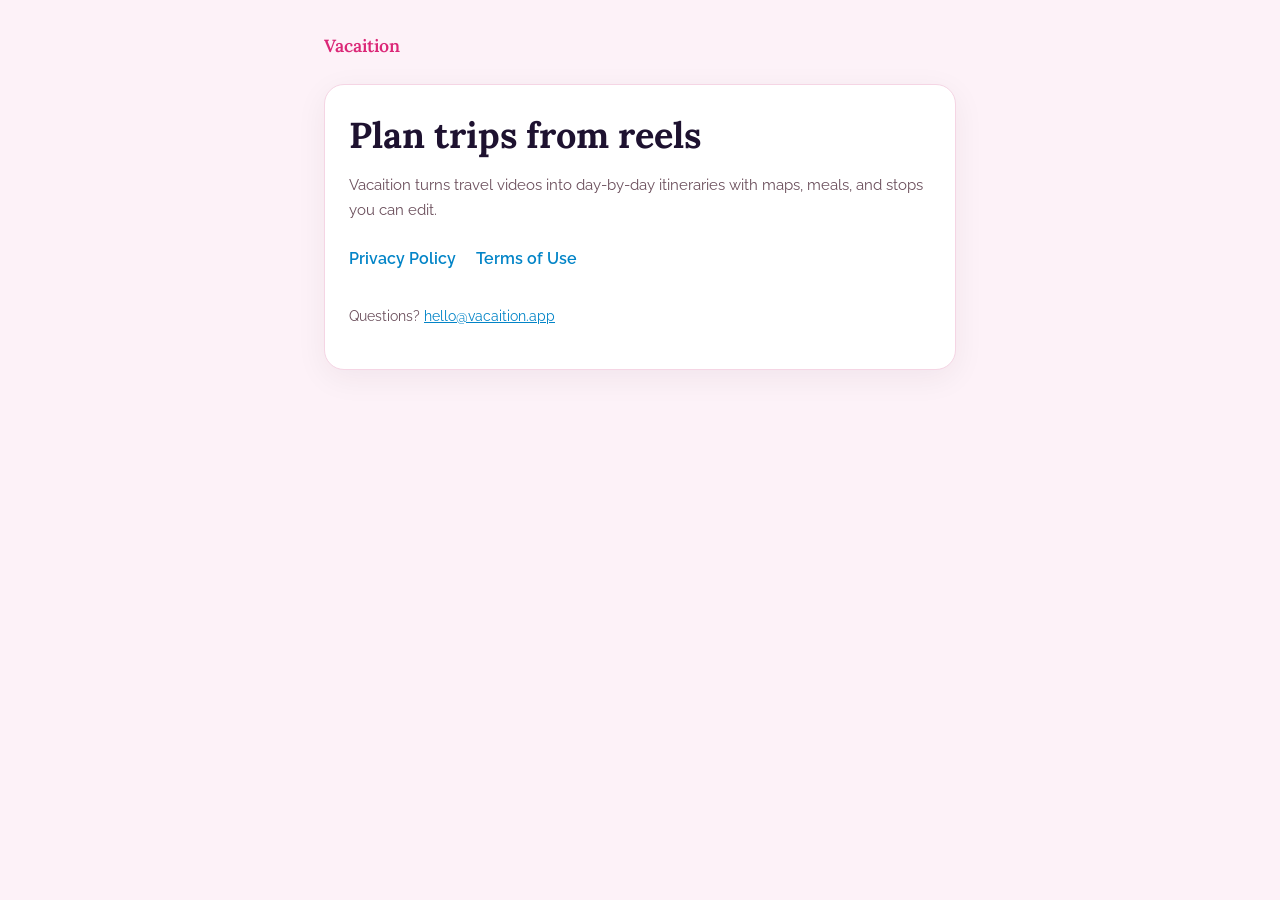
<file: index.html>
<!DOCTYPE html>
<html lang="en">
  <head>
    <meta charset="utf-8" />
    <meta name="viewport" content="width=device-width, initial-scale=1" />
    <title>Vacaition</title>
    <meta name="description" content="Turn TikTok and Instagram reels into real trip plans." />
    <link rel="preconnect" href="https://fonts.googleapis.com" />
    <link rel="preconnect" href="https://fonts.gstatic.com" crossorigin />
    <link
      href="https://fonts.googleapis.com/css2?family=Lora:wght@600;700&family=Raleway:wght@400;600&display=swap"
      rel="stylesheet"
    />
    <link rel="stylesheet" href="assets/style.css" />
  </head>
  <body>
    <main class="wrap">
      <header class="site-header">
        <a class="brand" href="./">Vacaition</a>
      </header>

      <article class="card">
        <h1>Plan trips from reels</h1>
        <p class="muted">
          Vacaition turns travel videos into day-by-day itineraries with maps, meals, and stops you can edit.
        </p>

        <nav class="nav-links" aria-label="Legal">
          <a href="privacy/">Privacy Policy</a>
          <a href="terms/">Terms of Use</a>
        </nav>

        <p class="footer">
          Questions? <a href="mailto:hello@vacaition.app">hello@vacaition.app</a>
        </p>
      </article>
    </main>
  </body>
</html>
</file>
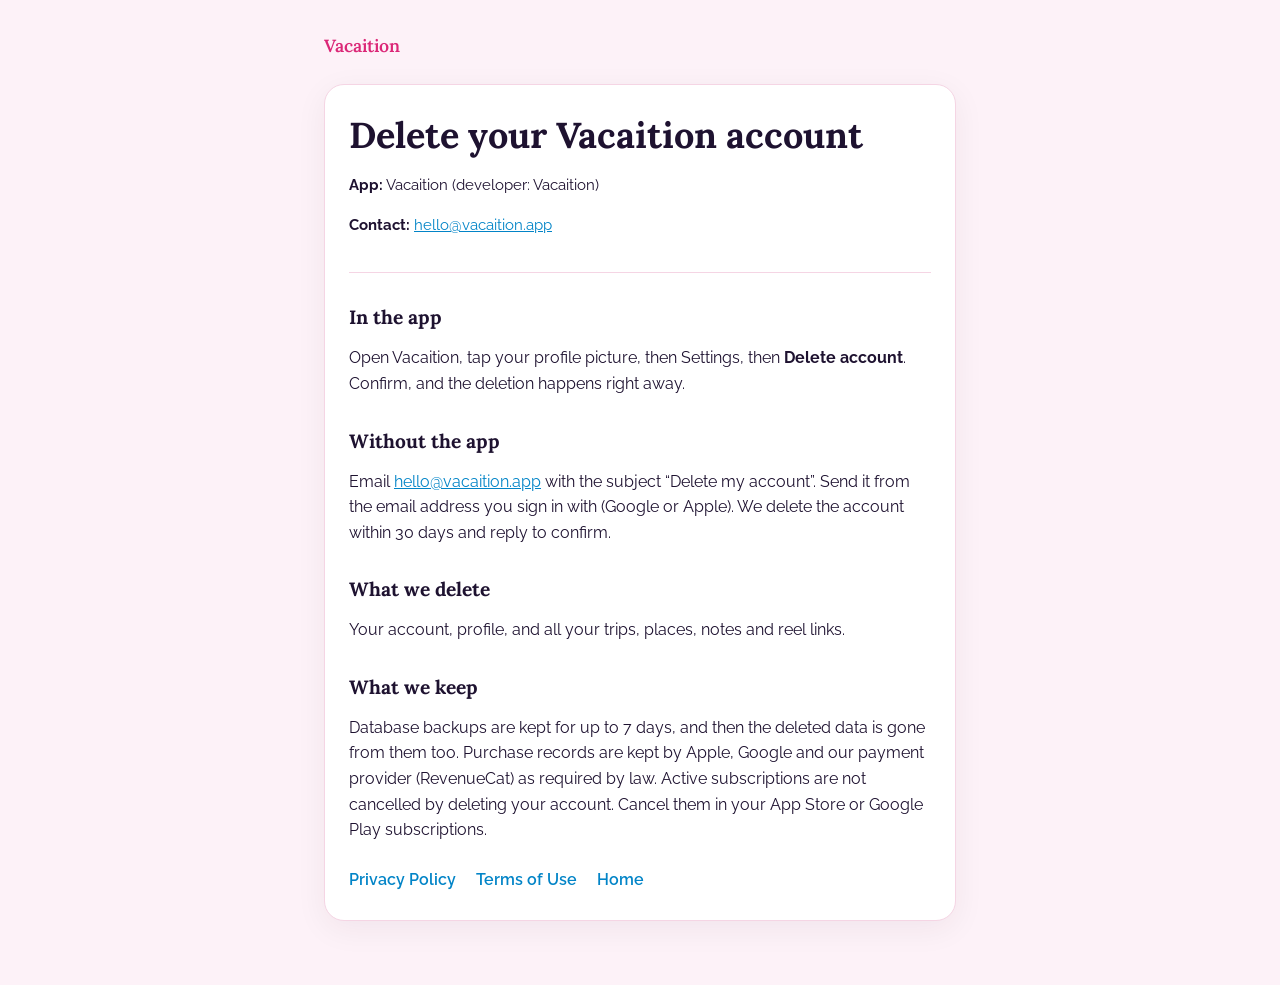
<file: delete-account/index.html>
<!DOCTYPE html>
<html lang="en">
  <head>
    <meta charset="utf-8" />
    <meta name="viewport" content="width=device-width, initial-scale=1" />
    <title>Delete your account — Vacaition</title>
    <meta name="description" content="How to delete your Vacaition account and data." />
    <link rel="preconnect" href="https://fonts.googleapis.com" />
    <link rel="preconnect" href="https://fonts.gstatic.com" crossorigin />
    <link
      href="https://fonts.googleapis.com/css2?family=Lora:wght@600;700&family=Raleway:wght@400;600&display=swap"
      rel="stylesheet"
    />
    <link rel="stylesheet" href="../assets/style.css" />
  </head>
  <body>
    <main class="wrap">
      <header class="site-header">
        <a class="brand" href="../">Vacaition</a>
      </header>

      <article class="card">
        <h1>Delete your Vacaition account</h1>
        <div class="meta muted">
          <p><strong>App:</strong> Vacaition (developer: Vacaition)</p>
          <p><strong>Contact:</strong> <a href="mailto:hello@vacaition.app">hello@vacaition.app</a></p>
        </div>

        <h2>In the app</h2>
        <p>Open Vacaition, tap your profile picture, then Settings, then <strong>Delete account</strong>. Confirm, and the deletion happens right away.</p>

        <h2>Without the app</h2>
        <p>
          Email <a href="mailto:hello@vacaition.app?subject=Delete%20my%20account">hello@vacaition.app</a>
          with the subject “Delete my account”. Send it from the email address you sign in with (Google or Apple).
          We delete the account within 30 days and reply to confirm.
        </p>

        <h2>What we delete</h2>
        <p>Your account, profile, and all your trips, places, notes and reel links.</p>

        <h2>What we keep</h2>
        <p>
          Database backups are kept for up to 7 days, and then the deleted data is gone from them too.
          Purchase records are kept by Apple, Google and our payment provider (RevenueCat) as required by law.
          Active subscriptions are not cancelled by deleting your account. Cancel them in your App Store or Google Play subscriptions.
        </p>

        <nav class="nav-links" aria-label="Related">
          <a href="../privacy/">Privacy Policy</a>
          <a href="../terms/">Terms of Use</a>
          <a href="../">Home</a>
        </nav>
      </article>
    </main>
  </body>
</html>
</file>
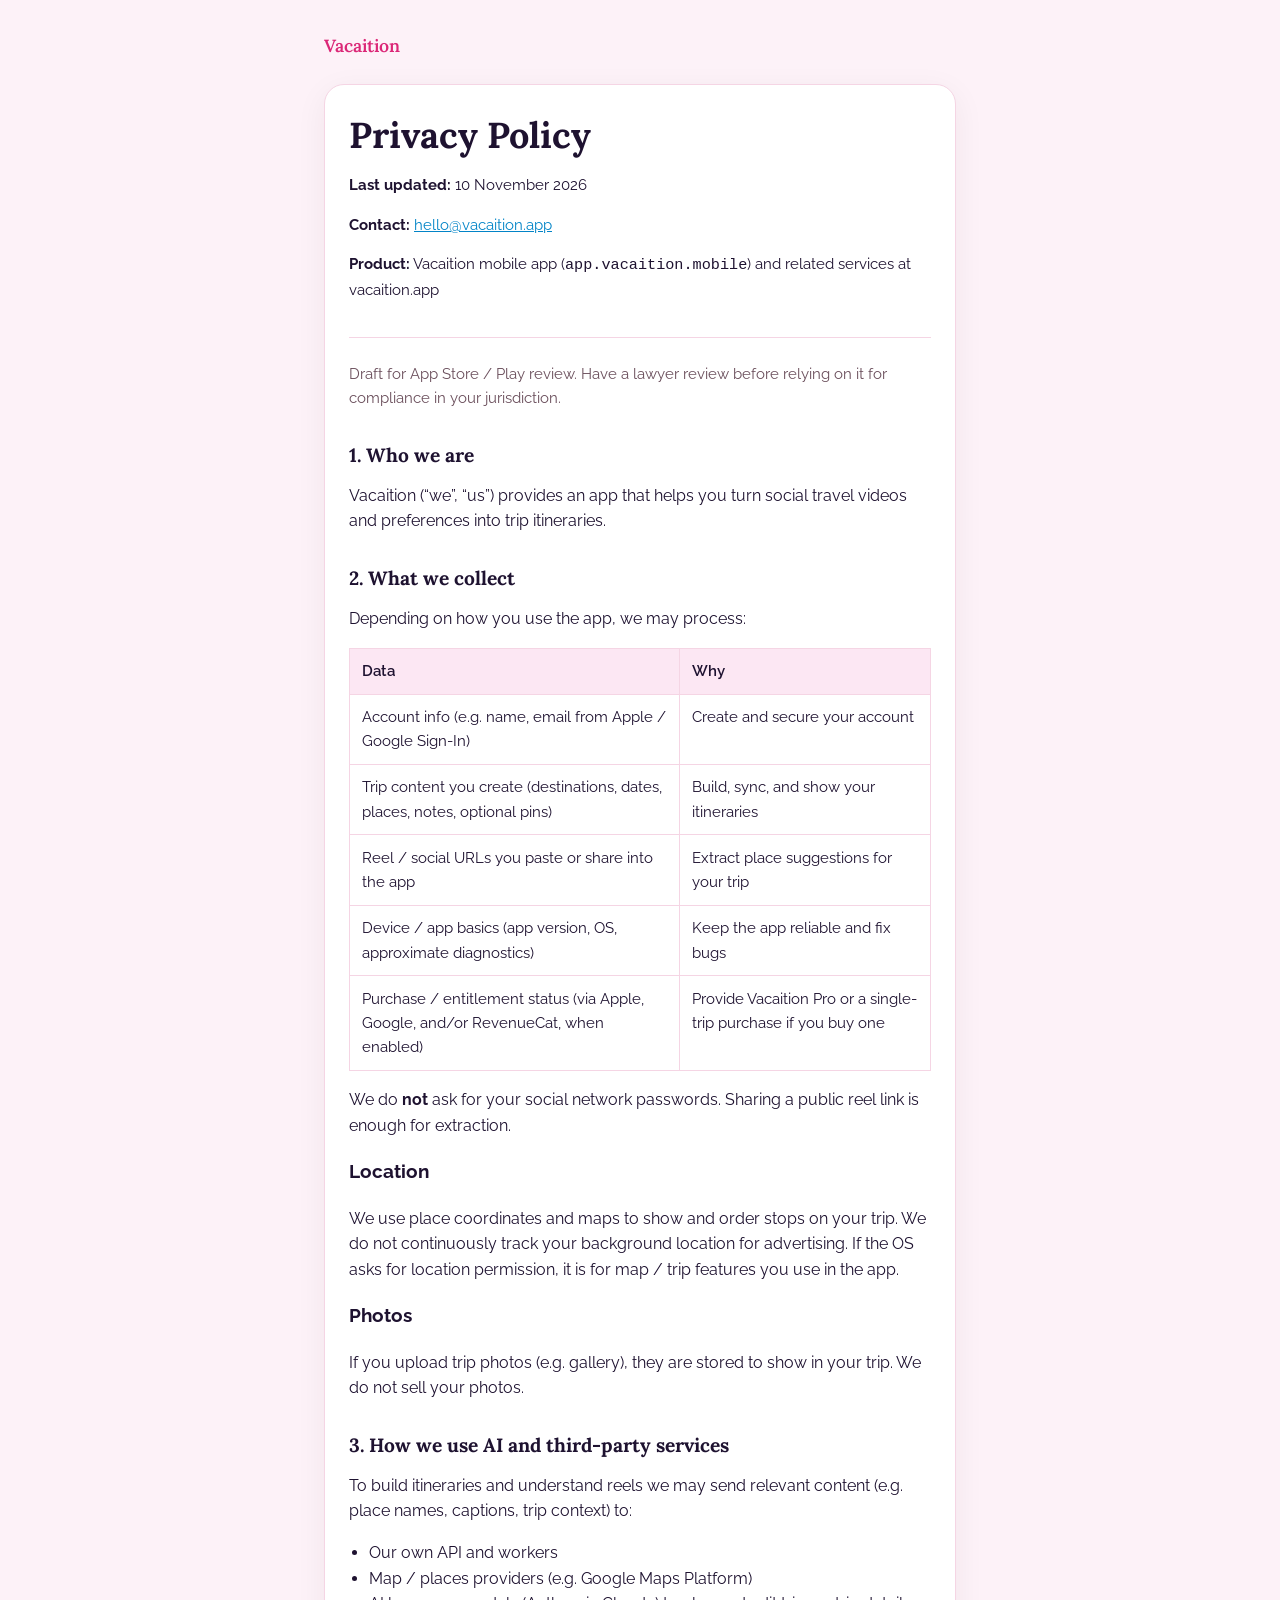
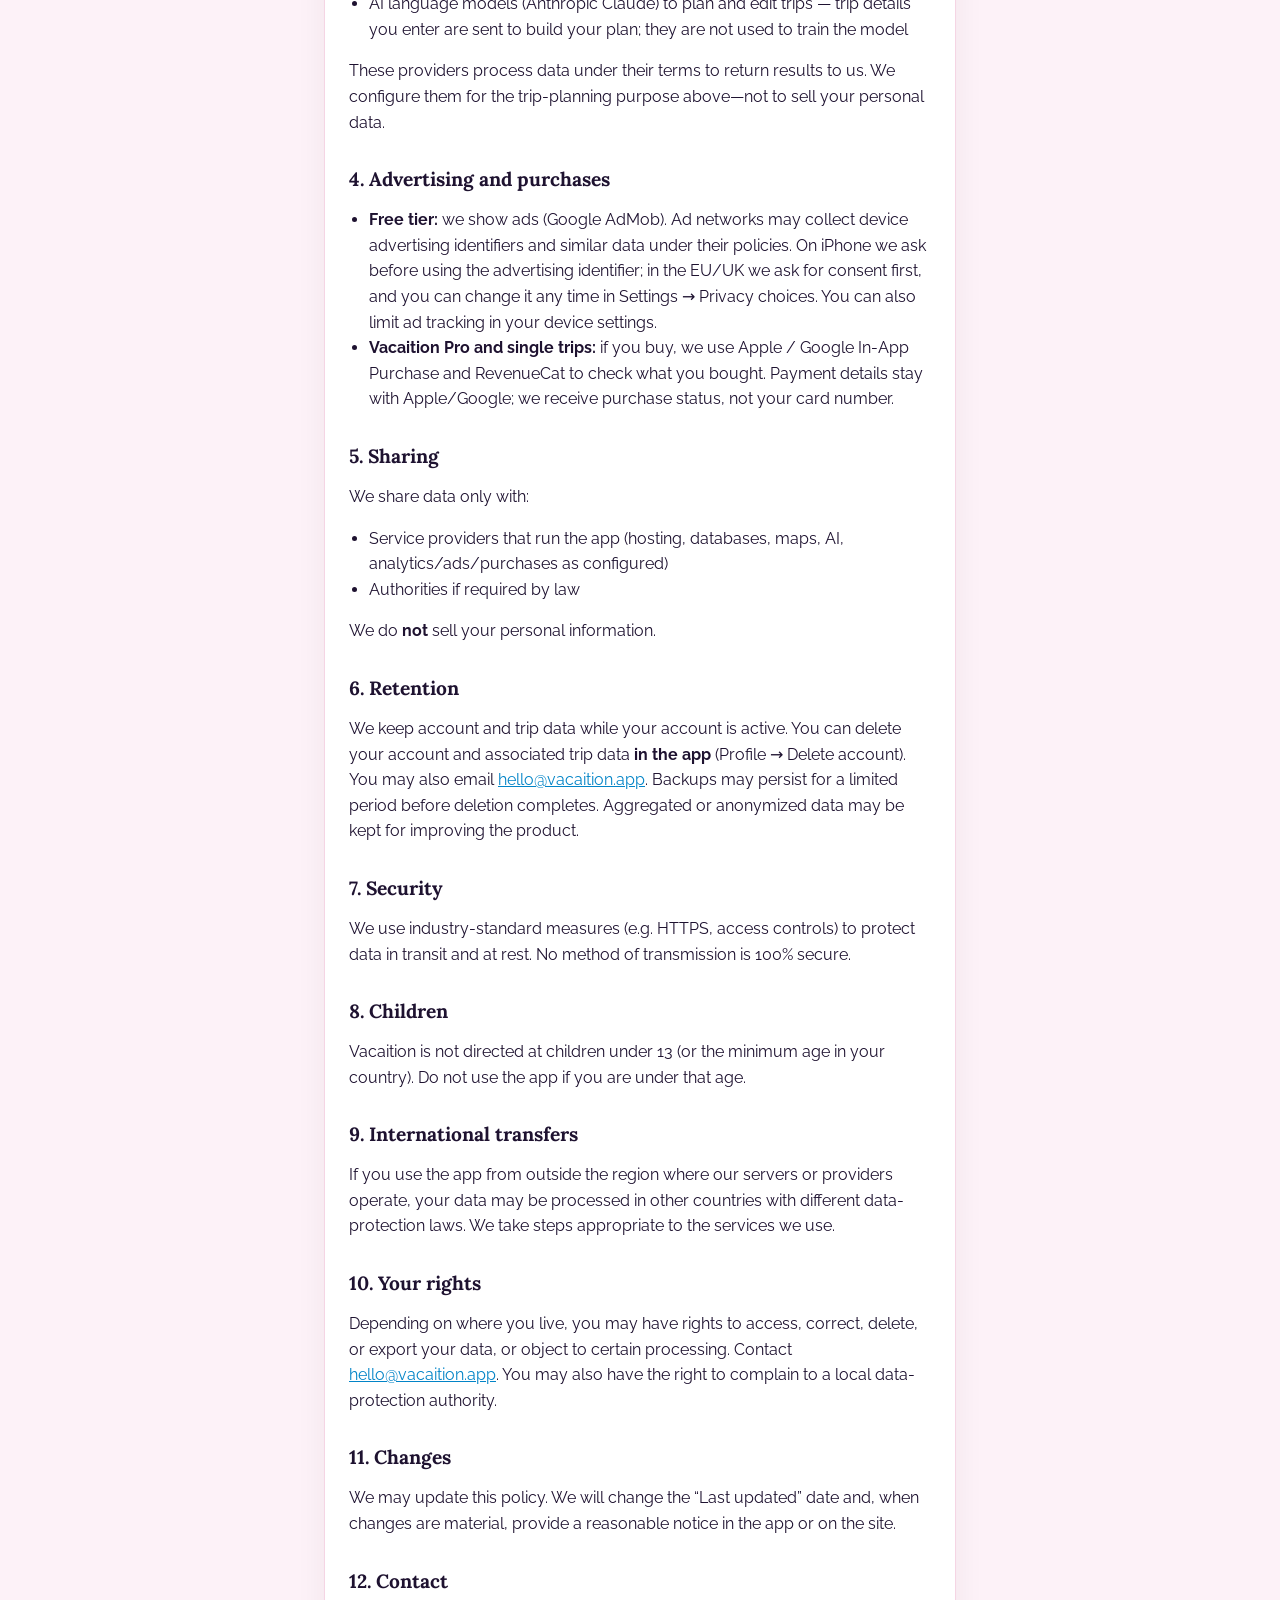
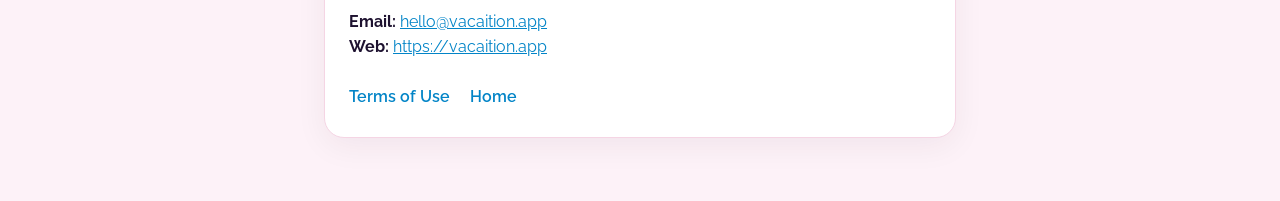
<file: privacy/index.html>
<!DOCTYPE html>
<html lang="en">
  <head>
    <meta charset="utf-8" />
    <meta name="viewport" content="width=device-width, initial-scale=1" />
    <title>Privacy Policy — Vacaition</title>
    <meta name="description" content="How Vacaition collects and uses your data." />
    <link rel="preconnect" href="https://fonts.googleapis.com" />
    <link rel="preconnect" href="https://fonts.gstatic.com" crossorigin />
    <link
      href="https://fonts.googleapis.com/css2?family=Lora:wght@600;700&family=Raleway:wght@400;600&display=swap"
      rel="stylesheet"
    />
    <link rel="stylesheet" href="../assets/style.css" />
  </head>
  <body>
    <main class="wrap">
      <header class="site-header">
        <a class="brand" href="../">Vacaition</a>
      </header>

      <article class="card">
        <h1>Privacy Policy</h1>
        <div class="meta muted">
          <p><strong>Last updated:</strong> 10 November 2026</p>
          <p><strong>Contact:</strong> <a href="mailto:hello@vacaition.app">hello@vacaition.app</a></p>
          <p>
            <strong>Product:</strong> Vacaition mobile app (<code>app.vacaition.mobile</code>) and related
            services at vacaition.app
          </p>
        </div>

        <p class="muted">
          Draft for App Store / Play review. Have a lawyer review before relying on it for compliance in your
          jurisdiction.
        </p>

        <h2>1. Who we are</h2>
        <p>
          Vacaition (“we”, “us”) provides an app that helps you turn social travel videos and preferences into
          trip itineraries.
        </p>

        <h2>2. What we collect</h2>
        <p>Depending on how you use the app, we may process:</p>
        <table>
          <thead>
            <tr>
              <th scope="col">Data</th>
              <th scope="col">Why</th>
            </tr>
          </thead>
          <tbody>
            <tr>
              <td>Account info (e.g. name, email from Apple / Google Sign-In)</td>
              <td>Create and secure your account</td>
            </tr>
            <tr>
              <td>Trip content you create (destinations, dates, places, notes, optional pins)</td>
              <td>Build, sync, and show your itineraries</td>
            </tr>
            <tr>
              <td>Reel / social URLs you paste or share into the app</td>
              <td>Extract place suggestions for your trip</td>
            </tr>
            <tr>
              <td>Device / app basics (app version, OS, approximate diagnostics)</td>
              <td>Keep the app reliable and fix bugs</td>
            </tr>
            <tr>
              <td>Purchase / entitlement status (via Apple, Google, and/or RevenueCat, when enabled)</td>
              <td>Provide Vacaition Pro or a single-trip purchase if you buy one</td>
            </tr>
          </tbody>
        </table>
        <p>
          We do <strong>not</strong> ask for your social network passwords. Sharing a public reel link is enough
          for extraction.
        </p>

        <h3>Location</h3>
        <p>
          We use place coordinates and maps to show and order stops on your trip. We do not continuously track
          your background location for advertising. If the OS asks for location permission, it is for map / trip
          features you use in the app.
        </p>

        <h3>Photos</h3>
        <p>
          If you upload trip photos (e.g. gallery), they are stored to show in your trip. We do not sell your
          photos.
        </p>

        <h2>3. How we use AI and third-party services</h2>
        <p>
          To build itineraries and understand reels we may send relevant content (e.g. place names, captions,
          trip context) to:
        </p>
        <ul>
          <li>Our own API and workers</li>
          <li>Map / places providers (e.g. Google Maps Platform)</li>
          <li>AI language models (Anthropic Claude) to plan and edit trips — trip details you enter are sent to build your plan; they are not used to train the model</li>
        </ul>
        <p>
          These providers process data under their terms to return results to us. We configure them for the
          trip-planning purpose above—not to sell your personal data.
        </p>

        <h2>4. Advertising and purchases</h2>
        <ul>
          <li>
            <strong>Free tier:</strong> we show ads (Google AdMob). Ad networks may collect device advertising identifiers and similar data under their policies. On iPhone we ask before using the advertising identifier; in the EU/UK we ask for consent first, and you can change it any time in Settings → Privacy choices. You can also limit ad tracking in your device settings.
          </li>
          <li>
            <strong>Vacaition Pro and single trips:</strong> if you buy, we use Apple / Google In-App Purchase and RevenueCat to check what you bought. Payment details stay with Apple/Google; we receive purchase status, not your card number.
          </li>
        </ul>

        <h2>5. Sharing</h2>
        <p>We share data only with:</p>
        <ul>
          <li>
            Service providers that run the app (hosting, databases, maps, AI, analytics/ads/purchases as
            configured)
          </li>
          <li>Authorities if required by law</li>
        </ul>
        <p>We do <strong>not</strong> sell your personal information.</p>

        <h2>6. Retention</h2>
        <p>
          We keep account and trip data while your account is active. You can delete your account and
          associated trip data <strong>in the app</strong> (Profile → Delete account). You may also email
          <a href="mailto:hello@vacaition.app">hello@vacaition.app</a>. Backups may persist for a limited
          period before deletion completes. Aggregated or anonymized data may be kept for improving the
          product.
        </p>

        <h2>7. Security</h2>
        <p>
          We use industry-standard measures (e.g. HTTPS, access controls) to protect data in transit and at
          rest. No method of transmission is 100% secure.
        </p>

        <h2>8. Children</h2>
        <p>
          Vacaition is not directed at children under 13 (or the minimum age in your country). Do not use the app
          if you are under that age.
        </p>

        <h2>9. International transfers</h2>
        <p>
          If you use the app from outside the region where our servers or providers operate, your data may be
          processed in other countries with different data-protection laws. We take steps appropriate to the
          services we use.
        </p>

        <h2>10. Your rights</h2>
        <p>
          Depending on where you live, you may have rights to access, correct, delete, or export your data, or
          object to certain processing. Contact
          <a href="mailto:hello@vacaition.app">hello@vacaition.app</a>. You may also have the right to complain
          to a local data-protection authority.
        </p>

        <h2>11. Changes</h2>
        <p>
          We may update this policy. We will change the “Last updated” date and, when changes are material,
          provide a reasonable notice in the app or on the site.
        </p>

        <h2>12. Contact</h2>
        <p>
          <strong>Email:</strong> <a href="mailto:hello@vacaition.app">hello@vacaition.app</a><br />
          <strong>Web:</strong> <a href="https://vacaition.app">https://vacaition.app</a>
        </p>

        <nav class="nav-links" aria-label="Related">
          <a href="../terms/">Terms of Use</a>
          <a href="../">Home</a>
        </nav>
      </article>
    </main>
  </body>
</html>
</file>
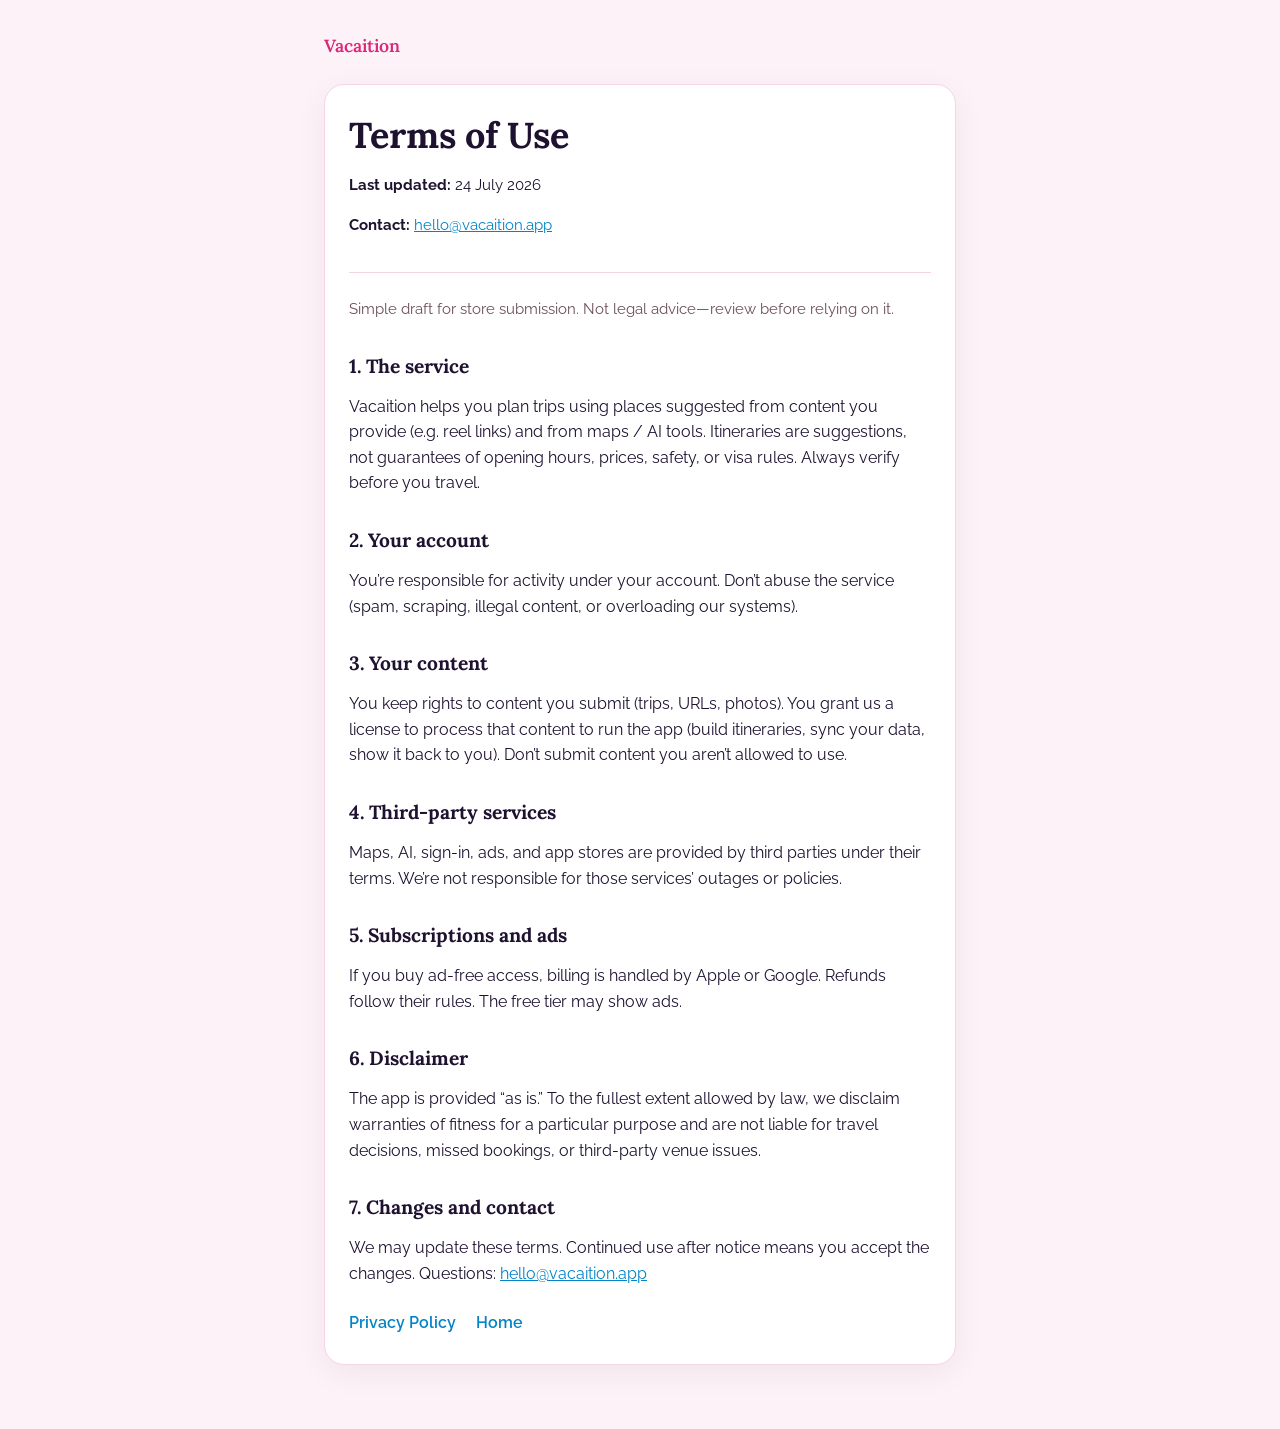
<file: terms/index.html>
<!DOCTYPE html>
<html lang="en">
  <head>
    <meta charset="utf-8" />
    <meta name="viewport" content="width=device-width, initial-scale=1" />
    <title>Terms of Use — Vacaition</title>
    <meta name="description" content="Terms of use for the Vacaition app." />
    <link rel="preconnect" href="https://fonts.googleapis.com" />
    <link rel="preconnect" href="https://fonts.gstatic.com" crossorigin />
    <link
      href="https://fonts.googleapis.com/css2?family=Lora:wght@600;700&family=Raleway:wght@400;600&display=swap"
      rel="stylesheet"
    />
    <link rel="stylesheet" href="../assets/style.css" />
  </head>
  <body>
    <main class="wrap">
      <header class="site-header">
        <a class="brand" href="../">Vacaition</a>
      </header>

      <article class="card">
        <h1>Terms of Use</h1>
        <div class="meta muted">
          <p><strong>Last updated:</strong> 24 July 2026</p>
          <p><strong>Contact:</strong> <a href="mailto:hello@vacaition.app">hello@vacaition.app</a></p>
        </div>

        <p class="muted">Simple draft for store submission. Not legal advice—review before relying on it.</p>

        <h2>1. The service</h2>
        <p>
          Vacaition helps you plan trips using places suggested from content you provide (e.g. reel links) and
          from maps / AI tools. Itineraries are suggestions, not guarantees of opening hours, prices, safety,
          or visa rules. Always verify before you travel.
        </p>

        <h2>2. Your account</h2>
        <p>
          You’re responsible for activity under your account. Don’t abuse the service (spam, scraping, illegal
          content, or overloading our systems).
        </p>

        <h2>3. Your content</h2>
        <p>
          You keep rights to content you submit (trips, URLs, photos). You grant us a license to process that
          content to run the app (build itineraries, sync your data, show it back to you). Don’t submit content
          you aren’t allowed to use.
        </p>

        <h2>4. Third-party services</h2>
        <p>
          Maps, AI, sign-in, ads, and app stores are provided by third parties under their terms. We’re not
          responsible for those services’ outages or policies.
        </p>

        <h2>5. Subscriptions and ads</h2>
        <p>
          If you buy ad-free access, billing is handled by Apple or Google. Refunds follow their rules. The free
          tier may show ads.
        </p>

        <h2>6. Disclaimer</h2>
        <p>
          The app is provided “as is.” To the fullest extent allowed by law, we disclaim warranties of fitness
          for a particular purpose and are not liable for travel decisions, missed bookings, or third-party
          venue issues.
        </p>

        <h2>7. Changes and contact</h2>
        <p>
          We may update these terms. Continued use after notice means you accept the changes. Questions:
          <a href="mailto:hello@vacaition.app">hello@vacaition.app</a>
        </p>

        <nav class="nav-links" aria-label="Related">
          <a href="../privacy/">Privacy Policy</a>
          <a href="../">Home</a>
        </nav>
      </article>
    </main>
  </body>
</html>
</file>
<file: assets/style.css>
:root {
  --bg: #fdf2f8;
  --surface: #ffffff;
  --fg: #1e1230;
  --muted: #6b4f5c;
  --border: #f5d5e4;
  --accent: #f472b6;
  --accent-deep: #db2777;
  --trust: #0284c7;
  --max: 42rem;
}

* {
  box-sizing: border-box;
}

html {
  font-size: 16px;
  -webkit-text-size-adjust: 100%;
}

body {
  margin: 0;
  min-height: 100vh;
  background: var(--bg);
  color: var(--fg);
  font-family: "Raleway", system-ui, -apple-system, sans-serif;
  line-height: 1.6;
}

h1,
h2 {
  font-family: "Lora", Georgia, serif;
  line-height: 1.25;
}

h1 {
  font-size: clamp(1.75rem, 4vw, 2.25rem);
  margin: 0 0 0.5rem;
}

h2 {
  font-size: 1.2rem;
  margin: 2rem 0 0.75rem;
}

p,
li {
  color: var(--fg);
}

.muted {
  color: var(--muted);
  font-size: 0.95rem;
}

a {
  color: var(--trust);
}

a:hover {
  color: var(--accent-deep);
}

.wrap {
  max-width: var(--max);
  margin: 0 auto;
  padding: 2rem 1.25rem 4rem;
}

.card {
  background: var(--surface);
  border: 1px solid var(--border);
  border-radius: 20px;
  padding: 1.75rem 1.5rem;
  box-shadow: 0 8px 32px rgba(45, 21, 36, 0.06);
}

.site-header {
  margin-bottom: 1.5rem;
}

.brand {
  font-family: "Lora", Georgia, serif;
  font-size: 1.1rem;
  font-weight: 600;
  color: var(--accent-deep);
  text-decoration: none;
}

.meta {
  margin: 0.75rem 0 1.5rem;
  padding-bottom: 1.25rem;
  border-bottom: 1px solid var(--border);
}

table {
  width: 100%;
  border-collapse: collapse;
  margin: 1rem 0;
  font-size: 0.95rem;
}

th,
td {
  border: 1px solid var(--border);
  padding: 0.65rem 0.75rem;
  text-align: start;
  vertical-align: top;
}

th {
  background: #fce7f3;
  font-weight: 600;
}

ul {
  padding-inline-start: 1.25rem;
}

.nav-links {
  display: flex;
  flex-wrap: wrap;
  gap: 0.75rem 1.25rem;
  margin-top: 1.5rem;
}

.nav-links a {
  text-decoration: none;
  font-weight: 600;
}

.footer {
  margin-top: 2rem;
  font-size: 0.9rem;
  color: var(--muted);
}

@media (prefers-reduced-motion: reduce) {
  * {
    scroll-behavior: auto !important;
    transition: none !important;
  }
}
</file>
